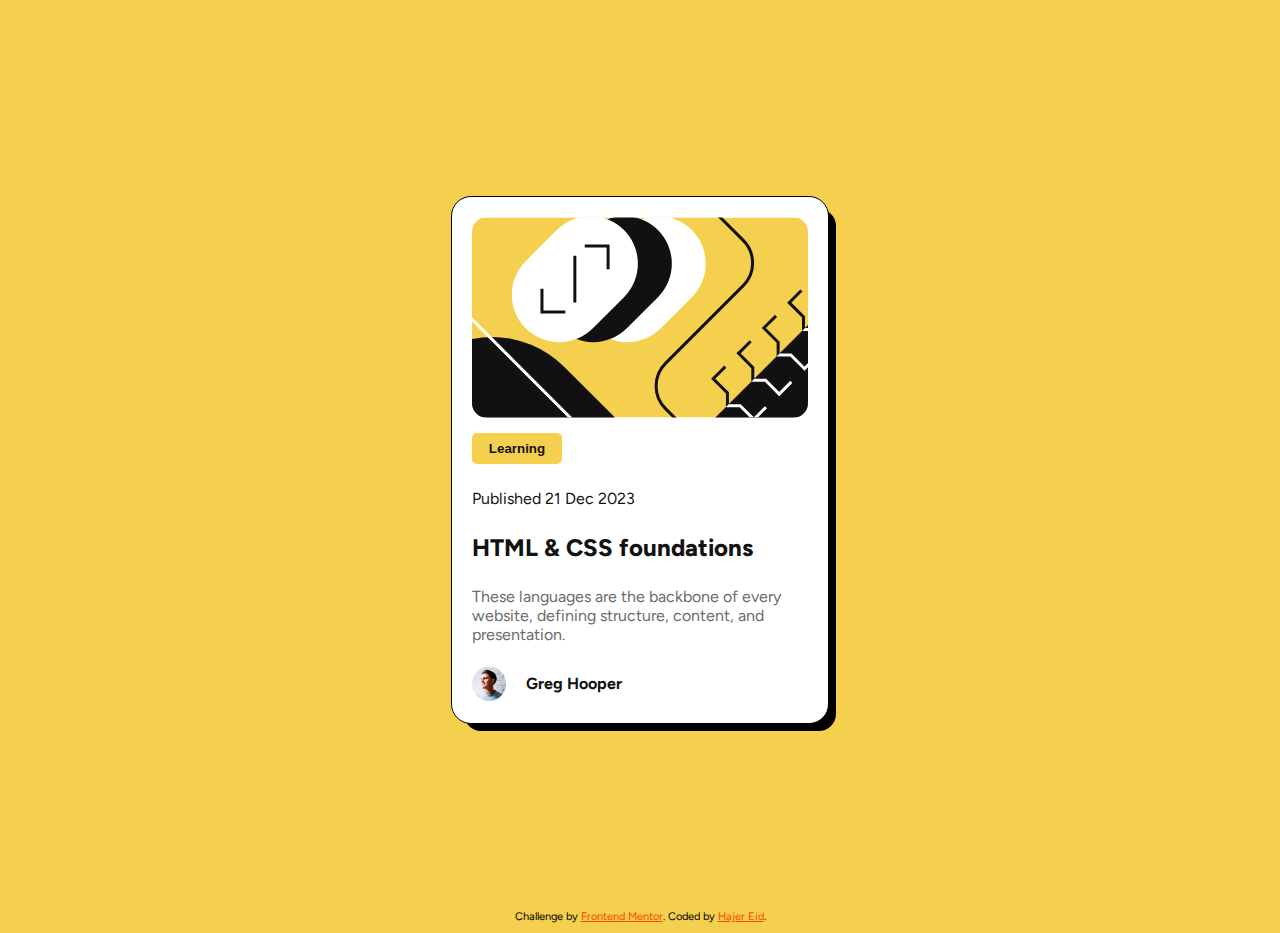
<file: blog-preview-card-main/index.html>
<!DOCTYPE html>
<html lang="en">
<head>
  <meta charset="UTF-8">
  <meta name="viewport" content="width=device-width, initial-scale=1.0">

  <link rel="icon" type="image/png" sizes="32x32" href="./assets/images/favicon-32x32.png">
  <link rel="stylesheet" href="style.css">
  <link rel="preconnect" href="https://fonts.googleapis.com">
  <link rel="preconnect" href="https://fonts.gstatic.com" crossorigin>
  <link
    href="https://fonts.googleapis.com/css2?family=Emilys+Candy&family=Faculty+Glyphic&family=Figtree:ital,wght@0,300..900;1,300..900&family=Galdeano&family=Kirang+Haerang&family=Outfit:wght@100..900&family=Pacifico&family=Rock+Salt&family=Ruge+Boogie&family=Sour+Gummy:ital,wght@0,100..900;1,100..900&family=Twinkle+Star&family=Zen+Dots&display=swap"
    rel="stylesheet">
  <title>Frontend Mentor | Blog preview card</title>

</head>
<body>
  <main>
    <div class="card">
        <img class="pic" src="assets/images/illustration-article.svg" alt="">
      <div class="content">
      <button class="box">Learning</button>

      <p class="date">Published 21 Dec 2023</p>

      <h2>HTML & CSS foundations</h2>

      <p class="caption">These languages are the backbone of every website, defining structure, content, and presentation.</p>

      <div class="name">
        <img src="assets/images/image-avatar.webp" alt="">
        <p>Greg Hooper</p>
      </div>
      
      </div>
    </div>
  </main>
  <div class="attribution">
    Challenge by <a href="https://www.frontendmentor.io?ref=challenge" target="_blank">Frontend Mentor</a>. 
    Coded by <a href="#">Hajer Eid</a>.
  </div>
</body>
</html>
</file>
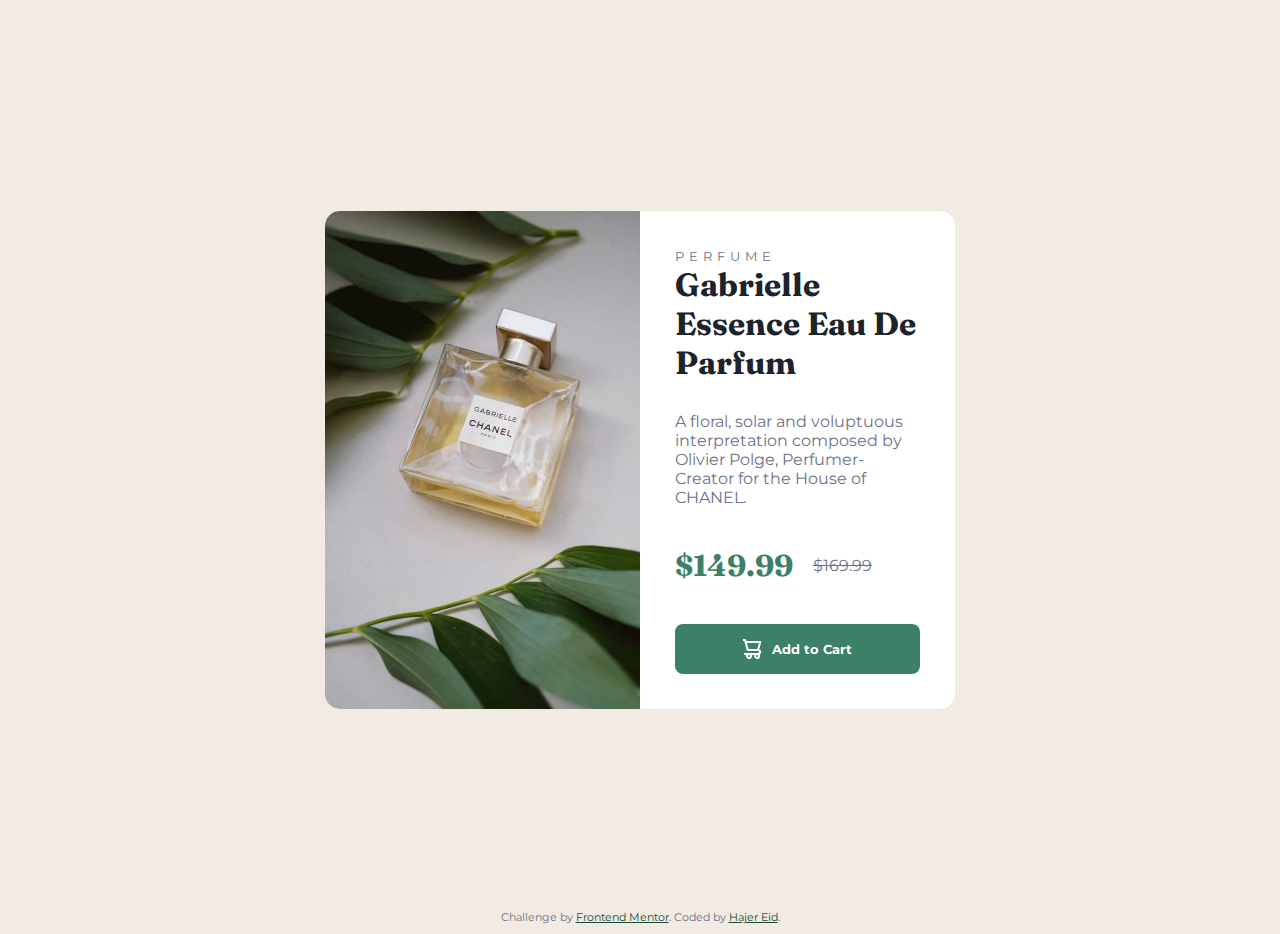
<file: product-preview-card-component-main/index.html>
<!DOCTYPE html>
<html lang="en">
<head>
  <meta charset="UTF-8">
  <meta name="viewport" content="width=device-width, initial-scale=1.0">
  <link rel="preconnect" href="https://fonts.googleapis.com" />
  <link rel="preconnect" href="https://fonts.gstatic.com" crossorigin />
  <link href="https://fonts.googleapis.com/css2?family=Montserrat:ital,wght@0,100..900;1,100..900&display=swap"
    rel="stylesheet" />
  <link rel="preconnect" href="https://fonts.googleapis.com" />
  <link rel="preconnect" href="https://fonts.gstatic.com" crossorigin />
  <link
    href="https://fonts.googleapis.com/css2?family=Fraunces:ital,opsz,wght@0,9..144,100..900;1,9..144,100..900&display=swap"
    rel="stylesheet" />
  <link rel="icon" type="image/png" sizes="32x32" href="./images/favicon-32x32.png">
  <link rel="stylesheet" href="style.css">

  <title>Frontend Mentor | Product preview card component</title>

</head>
<body>
<main>
  <div class="card">
    <img src="images/image-product-desktop.jpg"
      alt="">

    <div class="product">
      <span class="type">Perfume</span>
      <h1>Gabrielle Essence Eau De Parfum</h1>
      <p>A floral, solar and voluptuous interpretation composed by Olivier Polge,
        Perfumer-Creator for the House of CHANEL.</p>
      <div class="prices">
        <span class="now">$149.99</span>
        <span class="last">$169.99</span>
      </div>
      <button><img class="cart-icon" src="images/icon-cart.svg" alt="" />Add to Cart</button>
    </div>
  </div>
</main>

  <div class="attribution">
    Challenge by <a href="https://www.frontendmentor.io?ref=challenge" target="_blank">Frontend Mentor</a>. 
    Coded by <a href="#">Hajer Eid</a>.
  </div>
</body>
</html>
</file>
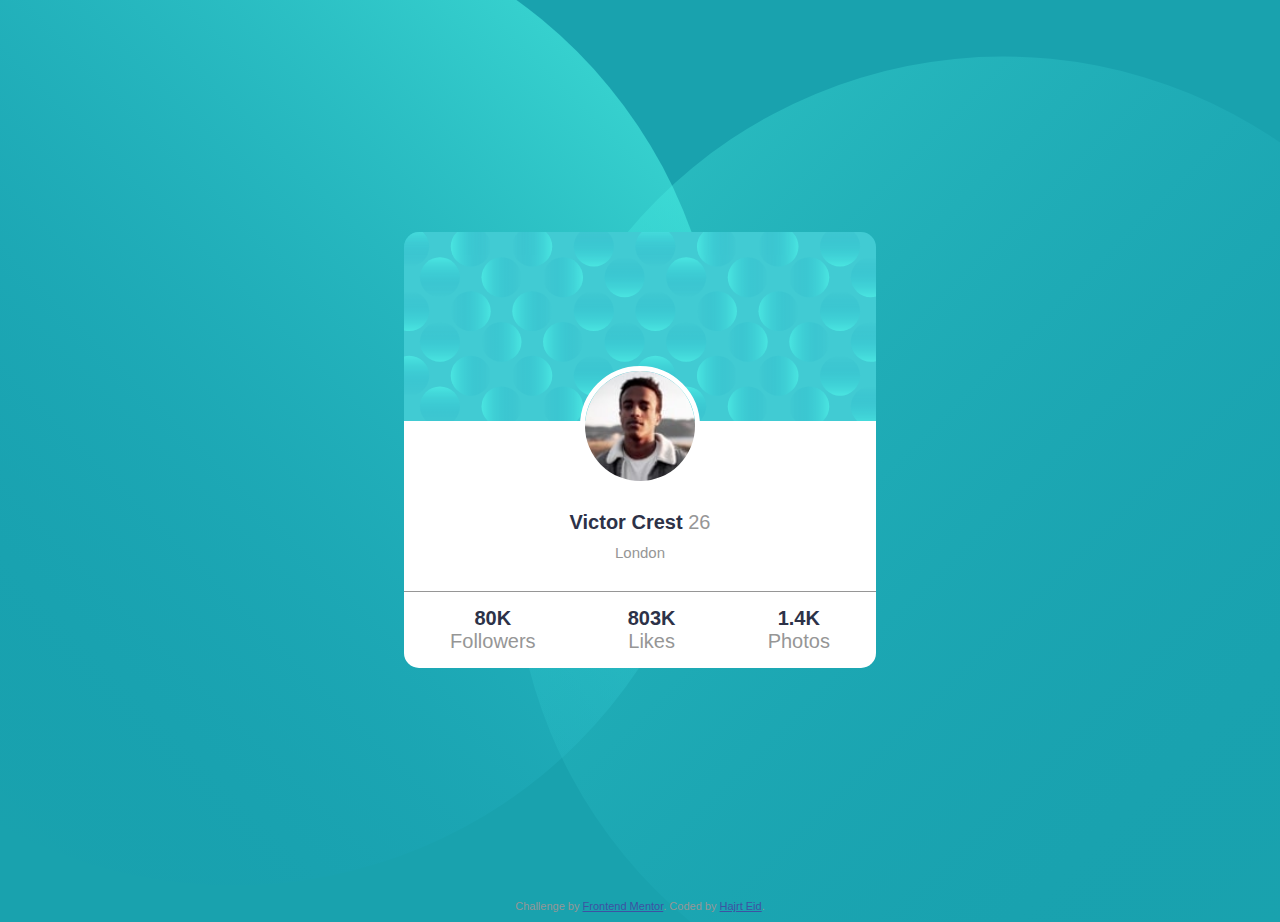
<file: profile-card-component-main/index.html>
<!DOCTYPE html>
<html lang="en">
<head>
  <meta charset="UTF-8">
  <meta name="viewport" content="width=device-width, initial-scale=1.0">

  <link rel="icon" type="image/png" sizes="32x32" href="./images/favicon-32x32.png">
  <link rel="stylesheet" href="style.css">
  <title>Frontend Mentor | Profile card component</title>

</head>
<body>
  <main>
    <div class="card">
    <img class="top" src="images/bg-pattern-card.svg" alt="" />
    
    <div class="Profile">
      <section class="info">
        <img class="pic" src="images/image-victor.jpg" alt="pic" />
        <h1>Victor Crest <span>26</span> </h1>
        <h2>London</h2>
      </section>
  
      <section class="counters">
        <div>
          <div class="count">80K</div>
          <div>Followers</div>
        </div>
        <div>
          <div class="count">803K</div>
          <div>Likes</div>
        </div>
        <div>
          <div class="count">1.4K</div>
          <div>Photos</div>
        </div>
      </section>
    </div>
    </div>
  </main>

  <div class="attribution">
    Challenge by <a href="https://www.frontendmentor.io?ref=challenge" target="_blank">Frontend Mentor</a>. 
    Coded by <a href="#">Hajrt Eid</a>.
  </div>
</body>
</html>
</file>
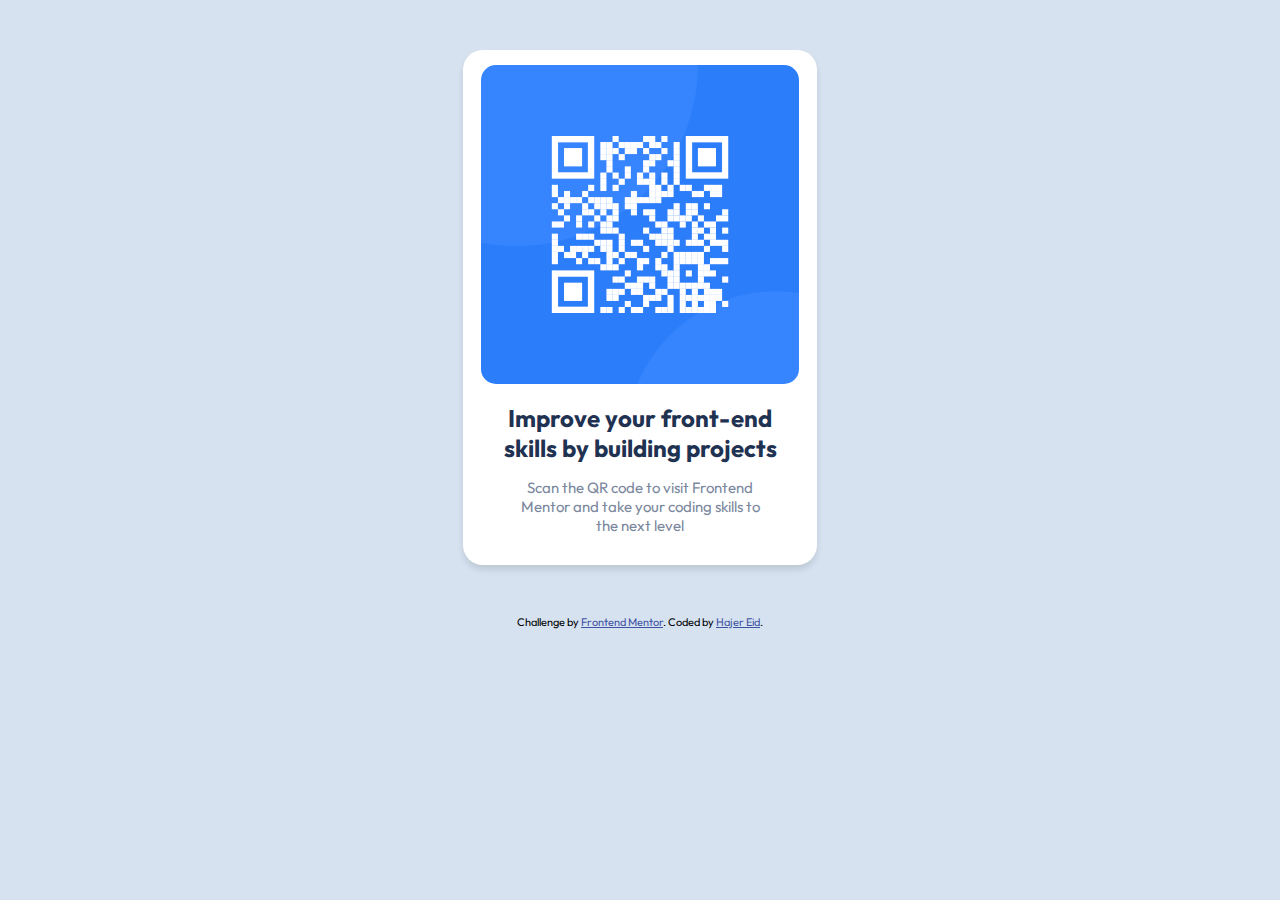
<file: qr-code-component-main/index.html>
<!DOCTYPE html>
<html lang="en">
<head>
  <meta charset="UTF-8">
  <meta name="viewport" content="width=device-width, initial-scale=1.0"> 
  <link rel="stylesheet" href="style.css">
  <link rel="icon" type="image/png" sizes="32x32" href="./images/favicon-32x32.png">
  <link rel="preconnect" href="https://fonts.googleapis.com">
  <link rel="preconnect" href="https://fonts.gstatic.com" crossorigin>
  <link
    href="https://fonts.googleapis.com/css2?family=Emilys+Candy&family=Faculty+Glyphic&family=Galdeano&family=Kirang+Haerang&family=Outfit:wght@100..900&family=Pacifico&family=Rock+Salt&family=Ruge+Boogie&family=Sour+Gummy:ital,wght@0,100..900;1,100..900&family=Twinkle+Star&family=Zen+Dots&display=swap"
    rel="stylesheet">
  <title>Frontend Mentor | QR code component</title>
  
</head>

<body>
  <main>

    <div class="card">
      <img src="images/image-qr-code.png" alt="">
      <div class="content">
        <h2>Improve your front-end skills by building projects</h2>
        <p>Scan the QR code to visit Frontend Mentor and take your coding skills to the next level</p>
      </div>
    </div> 

  </main>
  <div class="attribution">
    Challenge by <a href="https://www.frontendmentor.io?ref=challenge" target="_blank">Frontend Mentor</a>. 
    Coded by <a href="#">Hajer Eid</a>.
  </div>
</body>
</html>
</file>
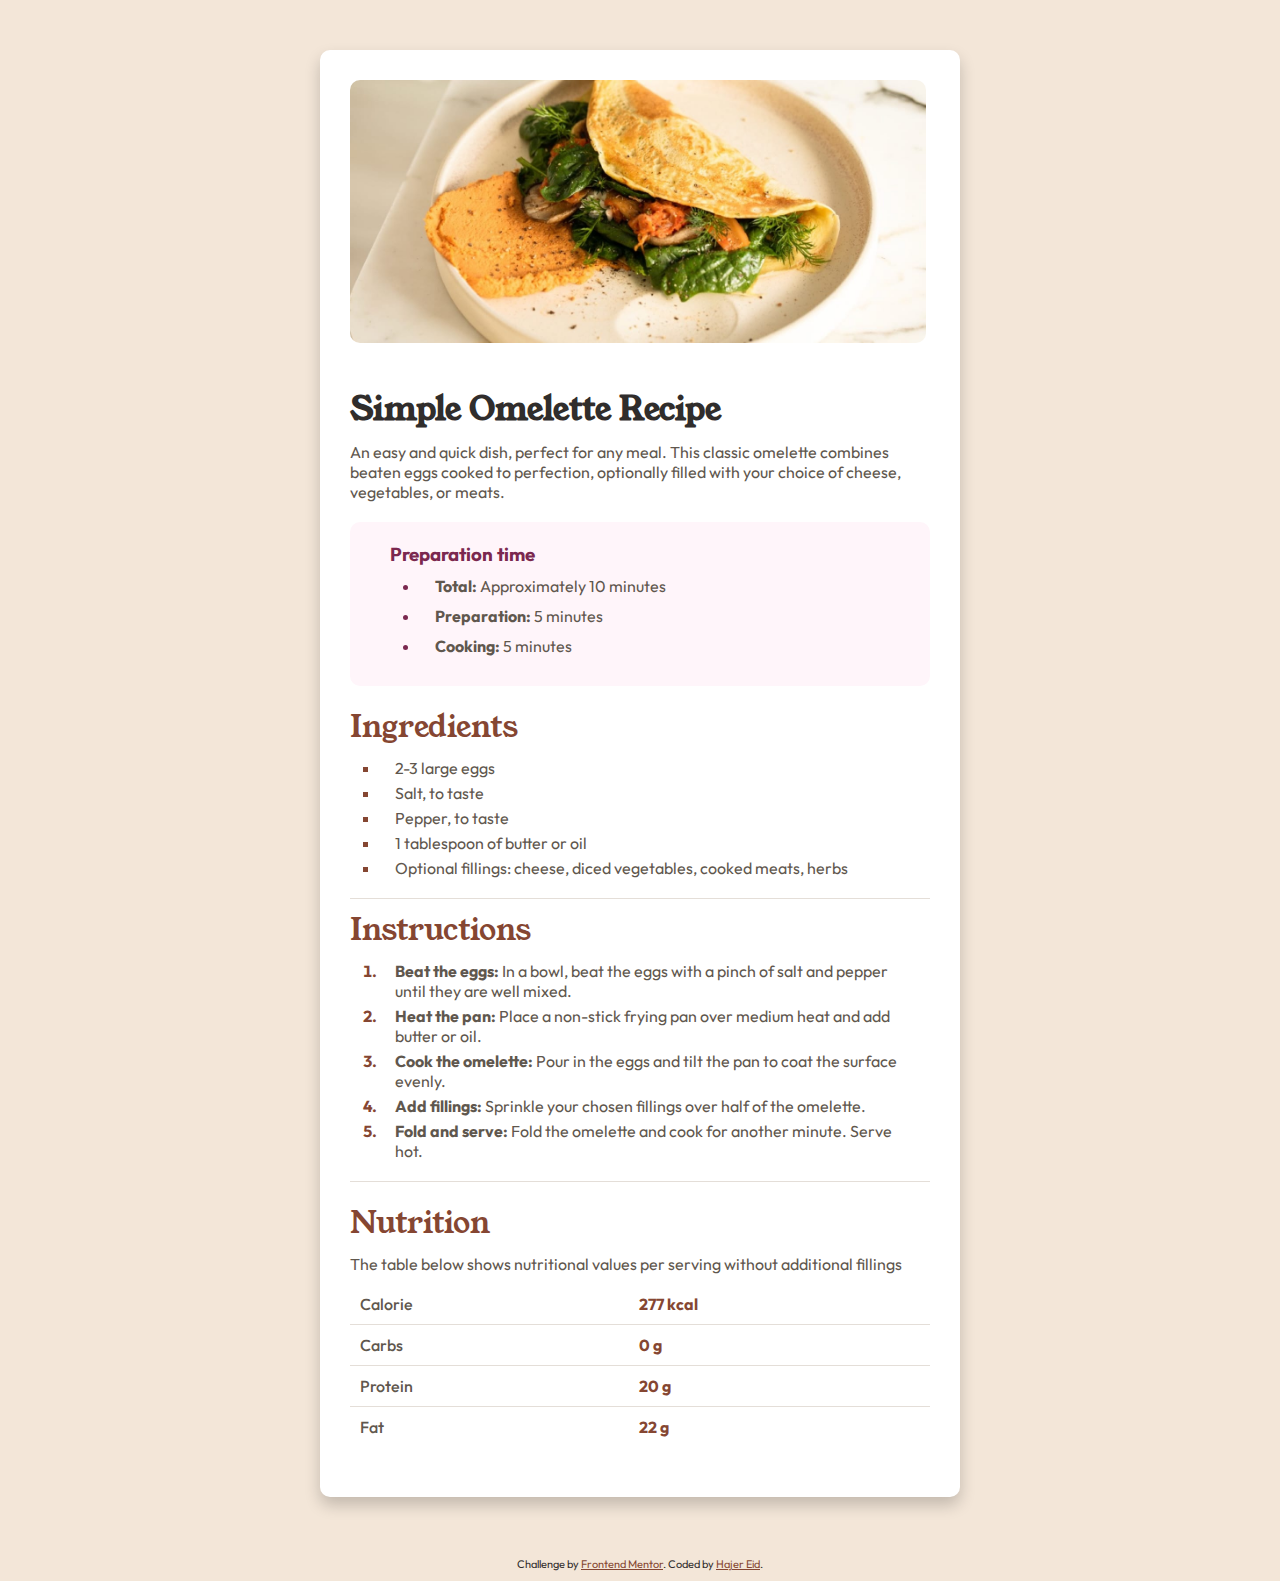
<file: recipe-page-main/index.html>
<!DOCTYPE html>
<html lang="en">
<head>
  <meta charset="UTF-8">
  <meta name="viewport" content="width=device-width, initial-scale=1.0"> 

  <link rel="icon" type="image/png" sizes="32x32" href="./assets/images/favicon-32x32.png">
  <link rel="stylesheet" href="style.css">
  <link rel="preconnect" href="https://fonts.googleapis.com">
  <link rel="preconnect" href="https://fonts.gstatic.com" crossorigin>
  <link
    href="https://fonts.googleapis.com/css2?family=Emilys+Candy&family=Faculty+Glyphic&family=Figtree:ital,wght@0,300..900;1,300..900&family=Galdeano&family=Inter:ital,opsz,wght@0,14..32,100..900;1,14..32,100..900&family=Kirang+Haerang&family=Outfit:wght@100..900&family=Pacifico&family=Rock+Salt&family=Ruge+Boogie&family=Sour+Gummy:ital,wght@0,100..900;1,100..900&family=Twinkle+Star&family=Young+Serif&family=Zen+Dots&display=swap"
    rel="stylesheet">

  <title>Frontend Mentor | Recipe page</title>

</head>
<body>
  <div class="recipe-card">

    <img src="assets/images/image-omelette.jpeg" alt="Omelette" class="recipe-image">

    <div class="content">
      <h1 class="recipe-title">Simple Omelette Recipe</h1>
      <p class="description">
        An easy and quick dish, perfect for any meal. This classic omelette combines beaten eggs cooked to perfection,
        optionally filled with your choice of cheese, vegetables, or meats.
      </p>
      <section class="prep-time">
        <h3>Preparation time</h3>
        <ul>
        <li><strong>Total:</strong> Approximately 10 minutes</li>
        <li><strong>Preparation:</strong> 5 minutes</li>
        <li><strong>Cooking:</strong> 5 minutes</li>
        </ul>
      </section>
      <section class="ingredients">
        <h2>Ingredients</h2>
        <ul>
          <li>2-3 large eggs</li>
          <li>Salt, to taste</li>
          <li>Pepper, to taste</li>
          <li>1 tablespoon of butter or oil</li>
          <li>Optional fillings: cheese, diced vegetables, cooked meats, herbs</li>
        </ul>
      </section>
      <section class="instructions">
        <h2>Instructions</h2>
        <ol>
          <li><strong>Beat the eggs:</strong> In a bowl, beat the eggs with a pinch of salt and pepper until they are
            well mixed.</li>
          <li><strong>Heat the pan:</strong> Place a non-stick frying pan over medium heat and add butter or oil.</li>
          <li><strong>Cook the omelette:</strong> Pour in the eggs and tilt the pan to coat the surface evenly.</li>
          <li><strong>Add fillings:</strong> Sprinkle your chosen fillings over half of the omelette.</li>
          <li><strong>Fold and serve:</strong> Fold the omelette and cook for another minute. Serve hot.</li>
        </ol>
      </section>
      <section class="nutrition">
        <h2>Nutrition</h2>
        <p>The table below shows nutritional values per serving without additional fillings</p>
        <table class="nutrition-table">
          <tr>
            <td>Calorie</td>
            <td>277 kcal</td>
          </tr>
          <tr>
            <td>Carbs</td>
            <td>0 g</td>
          </tr>
          <tr>
            <td>Protein</td>
            <td>20 g</td>
          </tr>
          <tr>
            <td>Fat</td>
            <td>22 g</td>
          </tr>
        </table>

      </section>
    </div>
  </div>

 <footer>
<div class="attribution">
    Challenge by <a href="https://www.frontendmentor.io?ref=challenge" target="_blank">Frontend Mentor</a>. 
    Coded by <a href="#">Hajer Eid</a>.
  </div>
</footer> 
  
</body>

</html>
</file>
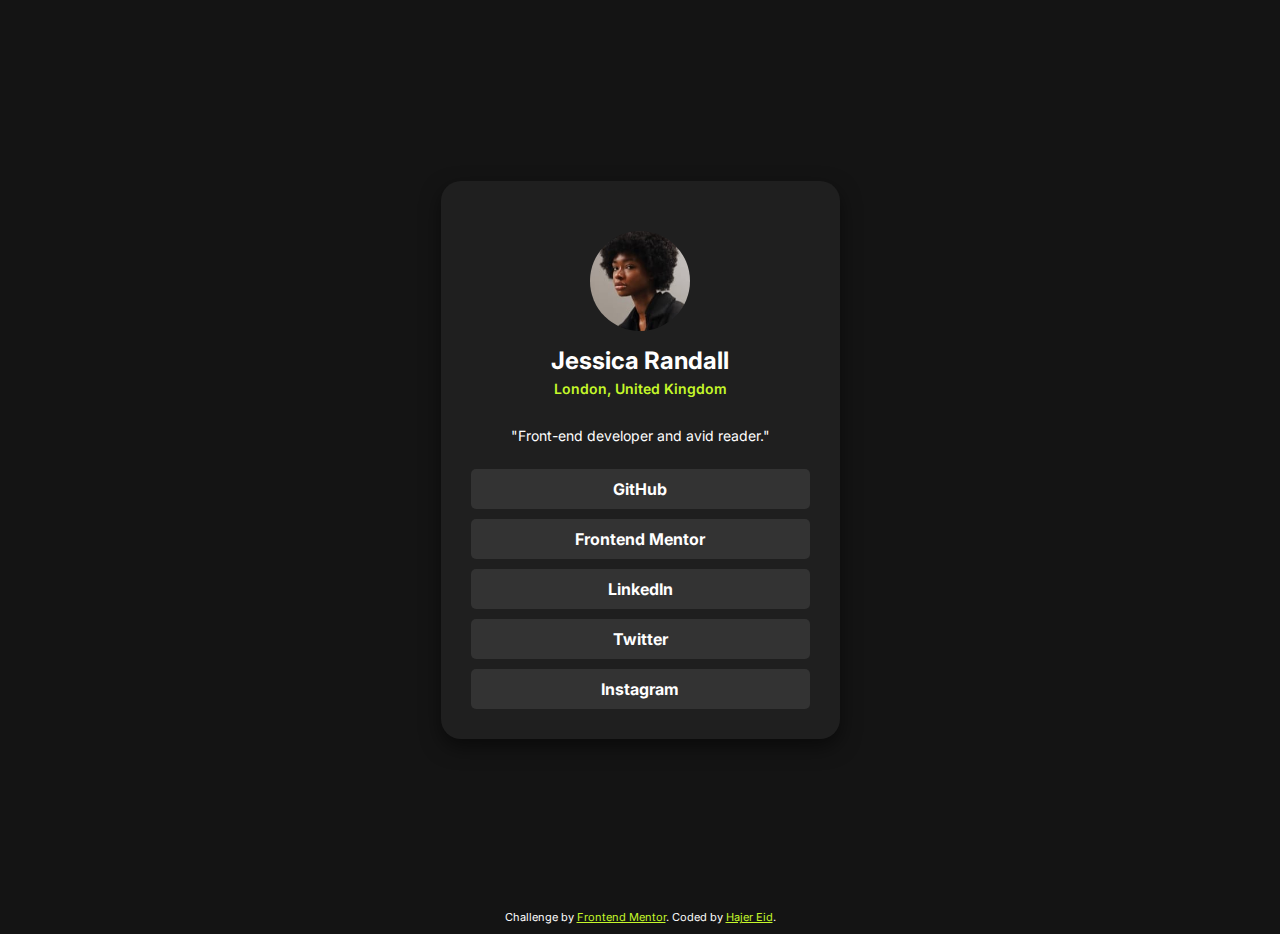
<file: social-links-profile-main/index.html>
<!DOCTYPE html>
<html lang="en">
<head>
  <meta charset="UTF-8">
  <meta name="viewport" content="width=device-width, initial-scale=1.0">

  <link rel="icon" type="image/png" sizes="32x32" href="./assets/images/favicon-32x32.png">
  <link rel="stylesheet" href="style.css">
  <link rel="preconnect" href="https://fonts.googleapis.com">
  <link rel="preconnect" href="https://fonts.gstatic.com" crossorigin>
  <link
    href="https://fonts.googleapis.com/css2?family=Emilys+Candy&family=Faculty+Glyphic&family=Figtree:ital,wght@0,300..900;1,300..900&family=Galdeano&family=Inter:ital,opsz,wght@0,14..32,100..900;1,14..32,100..900&family=Kirang+Haerang&family=Outfit:wght@100..900&family=Pacifico&family=Rock+Salt&family=Ruge+Boogie&family=Sour+Gummy:ital,wght@0,100..900;1,100..900&family=Twinkle+Star&family=Zen+Dots&display=swap"
    rel="stylesheet">

  <title>Frontend Mentor | Social links profile</title>

</head>
<body>
  <main>
    <div class="card">
      <div class="top">
        <img src="assets/images/avatar-jessica.jpeg" alt="">
        <h2>Jessica Randall</h2>
        <p class="loc">London, United Kingdom</p>
        <p> "Front-end developer and avid reader."</p>
      </div>
      <div class="links">
        <a href="#" class="btn">GitHub</a>
        <a href="#" class="btn">Frontend Mentor</a>
        <a href="#" class="btn">LinkedIn</a>
        <a href="#" class="btn">Twitter</a>
        <a href="#" class="btn">Instagram</a>
      </div>
    </div>
  </main>

  <div class="attribution">
    Challenge by <a href="https://www.frontendmentor.io?ref=challenge" target="_blank">Frontend Mentor</a>. 
    Coded by <a href="#">Hajer Eid</a>.
  </div>
</body>
</html>
</file>
<file: blog-preview-card-main/style.css>
*{
    padding: 0;
    margin: 0;
}
body{
    font-family: "Figtree", sans-serif;
    background-color: hsl(47, 88%, 63%);
    padding: 10px;
     align-items: center;
}
main{
    width: 30%;
    display: flex;
    flex-direction: column;
    justify-content: center;
    align-items: center;
    min-height: 100vh;
    margin: auto;
}
main .card{
    background-color: hsl(0, 0%, 100%);
    box-shadow: 10px 10px 0px -3px rgba(0, 0, 0, 1);
    border: 1.5px solid black;
    border-radius: 20px;
    justify-content: space-between;
    padding:20px;
}
main .card  .pic{
    display: block;
    width: 100%;
    object-fit: cover;
    border-radius: 15px;
    
}
main .card .content{
   
   display: flex;
   flex-direction: column;
   text-align: left;
}

main .card .content .box{
    border: none;
    padding: 8px 16px;
    margin: 15px 0;
    background-color: hsl(47, 88%, 63%);
    width: 90px;
    color: hsl(0, 0%, 7%);
    font-weight: bold;
    border-radius: 5px;
}
main .card .content .box:hover{
    cursor: pointer;
    background-color: hsl(0, 0%, 7%) ;
    color:hsl(47, 88%, 63%) ;
}
p {
    font-weight: 400;
    padding: 10px 0;
    color: hsl(0, 0%, 42%);
}

main .card .content .date{
    color: hsl(0, 0%, 7%);
}
main .card .content h2{
    color: hsl(0, 0%, 7%);
    margin: 15px 0;
    font-weight: 750;
}
main .card .content h2:hover {
    cursor: pointer;
    color: hsl(47, 88%, 63%);
}
main .card .content .name{
    display: flex;
    align-items: center;
    gap: 10px;
    padding-top: 10px;
}
main .card .content .name img{
    width: 10%;
}
main .card .content .name p{
    color: hsl(0, 0%, 7%);
    font-weight: bolder;
    padding: 10px;

}


.attribution {
    font-size: 11px;
    text-align: center;
}

.attribution a {
    color: orangered;
}

@media (max-width: 375px) {
    main {
        width: 100%;
        margin: auto 5px;
        }
        main .card .pic img{
        margin: 15px;
            
        }

   


}
</file>
<file: product-preview-card-component-main/style.css>
* {
    padding: 0;
    margin: 0;
}

body {
    background-color: hsl(30, 38%, 92%);
    padding: 10px;
    align-items: center;
    font-family: "Montserrat", sans-serif;
    color: hsl(228, 12%, 48%);
}
main {
    width: 50%;
    display: flex;
    min-height: 100vh;
    margin: auto;
    align-items: center;
    justify-content: center;
}
main .card {
    background-color: hsl(0, 0%, 100%);
    display: flex;
    flex-direction: row;
    border-radius: 15px;
}
main .card img {
    width: 50%;
    object-fit: cover;
    border-radius: 15px 0 0 15px;
}
main .card .product {
    padding: 35px;
    width: 50%;
}
main .card .product .type {
    text-transform: uppercase;
    letter-spacing: 5px;
    font-size: smaller;
}
main .card .product h1 {
    font-family: "Fraunces", serif;
    color: hsl(212, 21%, 14%);
    margin-bottom: 30px;
    font-weight: bolder;
}

main .card .product .prices {
    display: flex;
    align-items: center;
    margin-top: 40px;
    margin-bottom: 40px;
}

main .card .product .prices .now {
    font-family: "Fraunces", serif;
    color: hsl(158, 36%, 37%);
    font-size: 30px;
    margin-right: 20px;
    font-weight: bolder;
}

main .card .product .prices .last {
    text-decoration: line-through;
}

main .card .product button {
    font-family: "Montserrat", sans-serif;
    font-weight: 700;
    background-color: hsl(158, 36%, 37%);
    color: hsl(0, 0%, 100%);
    display: flex;
    align-items: center;
    justify-content: center;
    width: 100%;
    height: 50px;
    position: relative;
    min-width: unset;
    border: none;
    border-radius: 8px;
}

main .card .product button:hover {
    background-color: hsl(158, 45%, 20%);
    cursor: pointer;
}


main .card .product button .cart-icon {
    margin-right: 10px;
    height: 20px;
    width: auto;
    display: inline-block;    border-radius: 0%;
}

.attribution {
    font-size: 11px;
    text-align: center;
}
.attribution a{
    color: hsl(158, 45%, 20%);
}

@media (max-width: 375px) {
    main {
            width: 100%;
        }
    main .card {
        flex-direction: column;
        width: 400px;
    }
    main .card img {
        width: 100%;
        height: 300px;
        border-radius: 15px 15px 0 0 ;
    }
    main .card .product {
     width: 90%;
     padding: 20px;
    }
    main .card .product h1{
      margin: 10px 0;
      font-size: 25px;
    }

    .attribution{
        margin: 5px;
    }
   
}
</file>
<file: profile-card-component-main/style.css>
* {
    margin: 0;
    padding: 0;
    box-sizing: border-box;
}

body {
     font-family: "Kumbh Sans", sans-serif;
    background-image: url(images/bg-pattern-top.svg),url(images/bg-pattern-bottom.svg);
    background-repeat: no-repeat;
    background-position: top 165% right 185%,
        bottom 200% left 170%;
    background-color: hsl(185, 75%, 39%);

    font-size: 20px;
    color: hsl(0, 0%, 59%);
   
}
main{
    display: flex;
        flex-direction: column;
        justify-content: center;
        align-items: center;
        min-height: 100vh;
        margin: auto;
}
main .card {

    border-radius: 20px;
    width: 40%;
    padding: 20px;

    overflow: hidden;
    position: relative;
}

main .card .top {
    width: 100%;
    height: 40%;
    border-radius:15px 15px  0 0 ;
}
main .card .Profile{
    text-align: center;
    margin-top: -60px ;
    background-color: white;
    border-radius: 0 0 15px 15px;
}
main .card .Profile .pic {
    width: 120px;
        height: 120px;
        border: 5px solid white;
        border-radius: 50%;
        position: relative;
        z-index: 1;
   
}
main .card .Profile .info {
    
    text-align: center;
}

main .card .Profile .info h1 {
    margin-top: 20px;
    color: hsl(229, 23%, 23%);
    font-size: 20px;
    font-weight: 800;
}

main .card .Profile .info h1 span {
    color: hsl(0, 0%, 59%);
    font-weight: 400;
    font-size: 20px;
}

main .card .Profile .info h2 {
    font-size: 15px;
    font-weight: 400;
    margin: 10px 0 30px 0;
}



main .card .Profile .counters{
    display: flex;
    justify-content: space-around;
    padding: 15px 0;
    border-top: 1px solid hsl(0, 0%, 59%);
    
}

main .card .Profile .counters .count {
    font-weight: 700;
    color: hsl(229, 23%, 23%);
    font-size: 20px;
}
.attribution {
    font-size: 11px;
    text-align: center;
    margin-bottom: 10px;
}

.attribution a {
    color: hsl(228, 45%, 44%);
}

@media (max-width: 375px) {
    main .card {
        width: 100%;
        }
    body {
        width: 100%;
        background-image: url(images/bg-pattern-top.svg), url(images/bg-pattern-bottom.svg);
        
        background-position: top 150% left 120%,
            bottom 170% right 120%;
            }
        main .card .Profile .info h1{
            font-size: large;
        }
}
</file>
<file: qr-code-component-main/style.css>
*{
    margin: 0;
    padding: 0;
}

body{
    font-family: "Outfit", sans-serif;
    background-color: hsl(212, 45%, 89%);
}
main{
    display: flex;
    width: 30%;
    margin:50px auto;
}
main .card{ 

    background-color: hsl(0, 0%, 100%);
    box-shadow: 0 5px 6px rgba(0, 0, 0, 0.1);
    border-radius: 20px;
    flex-direction: column;
    justify-content: space-between;
    text-align: center;
    margin: 0 15px;
}

main .card img{
    width: 90%;
    margin: 15px auto;
    border-radius: 15px;
    
}
main  .card .content{
    display: flex;
    flex-direction: column;
   
    margin:0 20px;
}
main .card .content h2{
    color: hsl(218, 44%, 22%);
    font-weight: 700;
    padding-bottom: 15px;

}
main .card .content p{
    color: hsl(220, 15%, 55%);
    font-size: 15px;
    font-weight: 400;
    margin:0 30px 20px;
    padding-bottom: 10px;
}

.attribution {
    font-size: 11px;
    text-align: center;
}

.attribution a {
    color: hsl(228, 45%, 44%);
}

@media (max-width: 320px){
    main {
        width: 100%;
        margin: 50px auto;
    }
    main  .card .content h2{
        font-size: 23px;
    }
    main .card .content p {
        margin: 0 10px;
        padding-bottom: 33px;
    }


}
</file>
<file: recipe-page-main/style.css>
* {
    margin: 0;
    padding: 0;
    box-sizing: border-box;
}

body {
    font-family: "Outfit", sans-serif;
    background-color: hsl(30, 54%, 90%);
    color: hsl(24, 5%, 18%);
    display: flex;
    flex-direction: column;
    justify-content: center;
    align-items: center;
    min-height: 100vh;
}

.recipe-card {
    background: hsl(0, 0%, 100%);
    border-radius: 10px;
    max-width: 50%;
    overflow: hidden;
    box-shadow: 0 8px 16px rgba(0, 0, 0, 0.2);
    margin: 50px;
}

.recipe-card .recipe-image {
    width: 90%;
    height: auto;
    border-radius: 10px;
    margin: 30px 30px 10px;
}

.recipe-card .content {
    font-size: 16px;
    padding: 30px ;
    color: hsl(30, 10%, 34%);
}

.recipe-card .content .recipe-title {/*h1*/
    font-family: "Young Serif", serif;
    font-weight: 900;
    margin-bottom: 10px;
    color:hsl(24, 5%, 18%);
}

.recipe-card .content .description {
    font-size: 1rem;
    margin-bottom: 20px;
}
.recipe-card .content section{
    margin-bottom: 20px;
}
.recipe-card .content h2 {
    font-size: 30px;
    font-weight: lighter;
    font-family: "Young Serif", serif;
    margin-bottom: 10px;
    color: hsl(14, 45%, 36%);
}
ul li{
    list-style-type: square;
}
ul,ol {
    margin: 10px 5px;
    padding-left: 20px;
}

ul li,
ol li { 
    padding-left: 15px;
    margin: 5px;
    margin-bottom: 5px;
}

.prep-time{
  background: hsl(330, 100%, 98%);  
  padding:20px 40px;
  border-radius: 10px;
}
.content .prep-time h3{
    font-family: "Outfit",
        sans-serif;
    color: hsl(332, 51%, 32%);
}
.prep-time li {
    list-style-type: disc;
    border-radius: 5px;
    margin-bottom: 10px;
    
}
.prep-time li::marker {
    color:hsl(332, 51%, 32%);
}
li::marker {
    color: hsl(14, 45%, 36%);
    font-weight: bold;
}
.instructions{
    padding: 10px 0;
    border-top: 1px solid hsl(30, 18%, 87%);
    border-bottom: 1px solid hsl(30, 18%, 87%);
    margin: 20px auto;
}
.nutrition-table {
    width: 100%;
    border-collapse: collapse;
    margin-top: 10px;
}

.nutrition-table td {
    padding: 10px;
    border-bottom: 1px solid hsl(30, 18%, 87%);
    font-size: 1rem;
    color: hsl(14, 45%, 36%);
    font-weight: bold;
}

.nutrition-table td:first-child {
    font-weight: 500;
    color:hsl(30, 10%, 34%);
}
.nutrition-table tr:last-child td {
    border-bottom: none;
}
.nutrition ul {
    list-style: none;
    padding: 0;
}
footer{
    margin: 10px;
}
.nutrition ul li {
    margin-bottom: 5px;
}

 .attribution {
     font-size: 11px;
     text-align: center;
 }

 .attribution a {
     color:hsl(14, 45%, 36%) ;
 }
 @media (max-width: 375px) {
        body{
            background: hsl(0, 0%, 100%);
        }
        .recipe-card {
            border-radius: 0%;
            box-shadow: none;
            max-width: 100%;
            margin:  auto;
            position: relative;
        }
    
        .recipe-card .recipe-image {
            border-radius:0%;
            width: 100%;
            height: auto;
            margin:0;
        }
        
        .recipe-card .content {
            padding: 20px;
        }
    
        .recipe-title {
            margin: 0;
            font-weight: lighter;
        }
        
       
 }
</file>
<file: social-links-profile-main/style.css>
* {
    margin: 0;
    padding: 0;
    box-sizing: border-box;
}

body {
    font-family: "Inter", sans-serif;
    background-color: hsl(0, 0%, 8%);
    padding: 10px;
    align-items: center;
}

main {
    display: flex;
    flex-direction: column;
    justify-content: center;
    align-items: center;
    min-height: 100vh;
    margin: auto;
}

main .card {
    background-color: hsl(0, 0%, 12%);
    text-align: center;
    box-shadow: 0 8px 20px rgba(0, 0, 0, 0.5);
    border-radius: 20px;
}
main .card .top{
    padding:20px 70px;
    display: flex;
    flex-direction: column;
    align-items: center;
    margin: 30px 0 5px;
}
main .card .top img{
width: 100px;
    height: 100px;
    border-radius: 50%;

}
main .card .top h2 {
    color: hsl(0, 0%, 100%);
    margin:15px auto 5px;
    font-weight: 700;
}
main .card .top .loc {
    font-weight: 400;
    padding:0 10px 20px;
    color: hsl(75, 94%, 57%);
    font-weight: 600;
}
main .card .top p{
    color: hsl(0, 0%, 100%);
    padding-top: 10px;
    font-weight: 400;
    font-size: 14px;
}
main .card .links {
    margin: 0 10px;
   padding: 0px 20px 30px;
  display: flex;
  flex-direction: column;
  gap: 10px;
}
main .card .links .btn{
    font-weight: bold;
    text-align: center;
    border: none;
    padding:20px ;
    background-color: hsl(0, 0%, 20%);
    color: hsl(0, 0%, 100%);
    border-radius: 5px;
    transition: background-color 0.3s;
}
main .card .links .btn:hover {
    cursor: pointer;
    background-color: hsl(75, 94%, 57%);
}

main .card .links .btn{
    text-decoration: none;
    color: hsl(0, 0%, 100%);
    padding: 10px;

}


.attribution {
    font-size: 11px;
    text-align: center;
    color: white;
}

.attribution a {
    color: hsl(75, 94%, 57%);
}

@media (max-width: 375px) {
    main {
        width: 100%;
        margin: auto 5px;
    }
    main .card .top {
            padding: 20px;
            margin: auto 10px;
        }
    main .card .links {
        margin: 0 ;
        font-size: small;
    }





}
</file>
